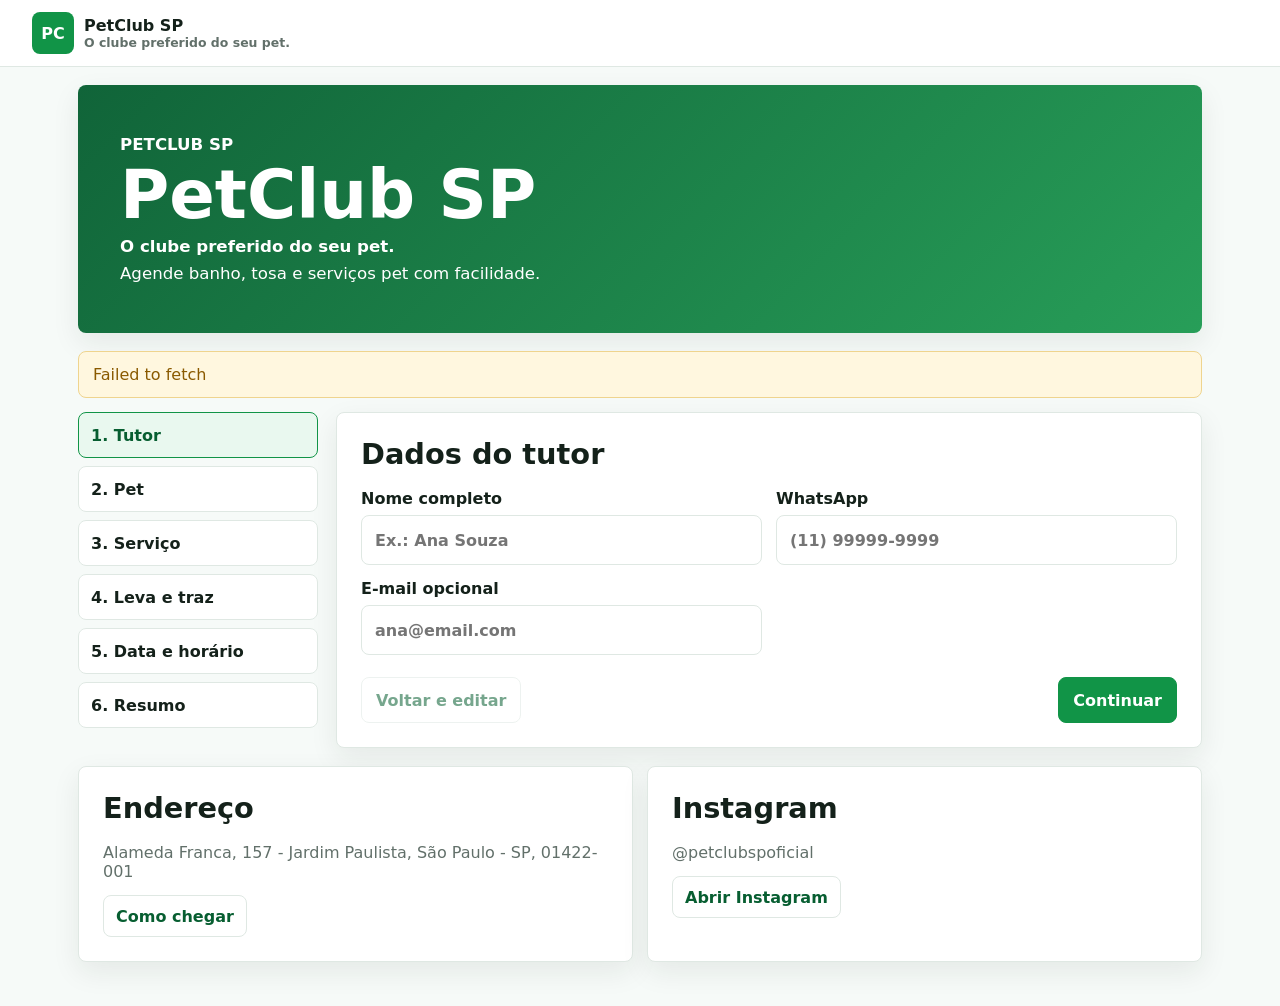
<file: index.html>
<!doctype html>
<html lang="pt-BR">
  <head>
    <meta charset="UTF-8" />
    <meta name="viewport" content="width=device-width, initial-scale=1.0" />
    <title>PetClub SP | Agendamento</title>
    <link rel="stylesheet" href="styles.css" />
    <script>
      window.PETCLUB_API_URL = "https://api.petintelligence.com.br";
    </script>
    <script src="app.js" defer></script>
  </head>
  <body class="client-shell">
    <header class="client-topbar">
      <a class="client-brand" href="index.html" aria-label="PetClub SP">
        <span>PC</span>
        <div>
          <strong>PetClub SP</strong>
          <small>O clube preferido do seu pet.</small>
        </div>
      </a>
    </header>

    <main class="client-main">
      <section class="client-hero compact-hero">
        <div>
          <p class="eyebrow">PetClub SP</p>
          <h1>PetClub SP</h1>
          <p class="hero-slogan">O clube preferido do seu pet.</p>
          <p>Agende banho, tosa e serviços pet com facilidade.</p>
        </div>
      </section>

      <div id="api-warning" class="notice hidden"></div>
      <div id="success-message" class="success hidden">
        <strong>Agendamento recebido!</strong>
        <span>Em breve a equipe do PetClub SP irá confirmar o agendamento e os valores estimados.</span>
      </div>

      <section class="step-layout">
        <aside class="steps-nav" aria-label="Etapas do agendamento">
          <button class="step-tab active" type="button" data-step="0">1. Tutor</button>
          <button class="step-tab" type="button" data-step="1">2. Pet</button>
          <button class="step-tab" type="button" data-step="2">3. Serviço</button>
          <button class="step-tab" type="button" data-step="3">4. Leva e traz</button>
          <button class="step-tab" type="button" data-step="4">5. Data e horário</button>
          <button class="step-tab" type="button" data-step="5">6. Resumo</button>
        </aside>

        <form id="booking-form" class="step-panel">
          <div class="form-step active" data-step-panel="0">
            <h2>Dados do tutor</h2>
            <div class="field-grid two">
              <label>Nome completo
                <input name="tutor_name" autocomplete="name" required placeholder="Ex.: Ana Souza" />
              </label>
              <label>WhatsApp
                <input name="whatsapp" inputmode="tel" autocomplete="tel" required placeholder="(11) 99999-9999" />
              </label>
              <label>E-mail opcional
                <input name="email" type="email" autocomplete="email" placeholder="ana@email.com" />
              </label>
            </div>
          </div>

          <div class="form-step" data-step-panel="1">
            <h2>Dados do pet</h2>
            <div id="first-pet-fields" class="field-grid two">
              <label>Nome do pet
                <input name="pet_name" required placeholder="Ex.: Jack" />
              </label>
              <label>Tipo do pet
                <select name="pet_type" required>
                  <option>Cachorro</option>
                  <option>Gato</option>
                  <option>Outro</option>
                </select>
              </label>
              <label>Porte
                <select name="pet_size" required>
                  <option>Pequeno</option>
                  <option>Médio</option>
                  <option>Grande</option>
                  <option>Gigante</option>
                </select>
              </label>
              <label>Raça<select name="pet_breed" id="pet-breed" required><option>Shih Tzu</option><option>Lhasa Apso</option><option>Poodle</option><option>Yorkshire</option><option>Buldogue Francês</option><option>Buldogue Inglês</option><option>Labrador</option><option>Golden Retriever</option><option>Spitz</option><option>Maltês</option><option>Outro</option></select></label>
              <label id="other-breed-field" class="hidden">Outra raça<input name="pet_breed_other" id="pet-breed-other" placeholder="Digite a raça" /></label>
              <label>Tipo de pelagem
                <select name="coat_type" required><option value="Curta">Curta</option><option value="Longa">Longa</option></select>
              </label>
              <label class="span-2">Observações/preferências
                <textarea name="notes" placeholder="Alergia, medo, preferência de shampoo, comportamento ou cuidado especial"></textarea>
              </label>
            </div>
            <div id="additional-pets"></div>
            <button type="button" id="add-pet" class="button secondary add-pet-button">Adicionar outro pet</button>
          </div>

          <div class="form-step" data-step-panel="2">
            <h2>Escolha o serviço</h2>
            <p class="step-copy">Escolha um serviço principal obrigatório e, se quiser, adicione extras.</p>
            <h3>Serviço principal</h3>
            <div id="primary-service-options" class="service-grid"></div>
            <h3>Serviços adicionais</h3>
            <div id="additional-service-options" class="addon-grid"></div>
            <fieldset id="grooming-option-fields" class="hidden"><legend>Como será a tosa?</legend><label><input type="radio" name="grooming_option" value="Tosa na Máquina" /> Tosa na Máquina — A partir de R$90,00</label><label><input type="radio" name="grooming_option" value="Tosa na Tesoura" /> Tosa na Tesoura — A partir de R$110,00</label></fieldset>
          </div>

          <div class="form-step" data-step-panel="3">
            <h2>Leva e traz</h2>
            <label>Você precisa de leva e traz?
              <select name="transport_option" id="transport-option" required>
                <option>Não, vou levar até a loja</option>
                <option>Sim, buscar meu pet</option>
                <option>Sim, entregar meu pet</option>
                <option>Sim, buscar e entregar</option>
              </select>
              <small>Leva e traz: A partir de R$25,00</small>
            </label>
            <div id="transport-fields" class="field-grid two hidden">
              <label>Endereço completo
                <input name="address" placeholder="Rua, número" />
              </label>
              <label>Complemento
                <input name="address_complement" placeholder="Apto, bloco, casa" />
              </label>
              <label>Bairro
                <input name="neighborhood" placeholder="Ex.: Jardim Paulista" />
              </label>
              <label>Ponto de referência
                <input name="reference_point" placeholder="Ex.: próximo à padaria" />
              </label>
              <label>Link de localização opcional
                <input name="location_link" type="url" placeholder="https://..." />
              </label>
            </div>
          </div>

          <div class="form-step" data-step-panel="4">
            <h2>Data e horário</h2>
            <div id="timed-date-fields" class="field-grid two">
              <label>Data desejada
                <input name="appointment_date" id="appointment-date" type="date" required />
              </label>
              <label>Horário desejado
                <select name="appointment_hour" id="appointment-hour" required>
                  <option value="">Selecione uma data</option>
                </select>
              </label>
            </div>
            <div id="range-date-fields" class="field-grid two hidden">
              <label>Data de entrada
                <input name="entry_date" id="entry-date" type="date" />
              </label>
              <label>Data de saída
                <input name="exit_date" id="exit-date" type="date" />
              </label>
            </div>
            <p id="date-message" class="field-note"></p>
            <div class="business-hours-box">
              <strong>Horário de funcionamento</strong>
              <span>Segunda a sábado: último início às 16:30</span>
              <span>Domingo: Fechado</span>
            </div>
          </div>

          <div class="form-step" data-step-panel="5">
            <h2>Resumo</h2>
            <div id="booking-summary" class="summary-list"></div>
            <div class="notice"><strong>Preço estimado.</strong> O valor final poderá variar de acordo com a avaliação do profissional e será confirmado pela equipe da PetClub SP antes da execução do serviço.</div>
          </div>

          <div class="form-actions">
            <button type="button" class="button secondary" id="back-button">Voltar e editar</button>
            <button type="button" class="button" id="next-button">Continuar</button>
            <button type="submit" class="button primary hidden" id="confirm-button">Confirmar Agendamento</button>
          </div>
        </form>
      </section>

      <section class="info-grid">
        <article class="info-card">
          <h2>Endereço</h2>
          <p>Alameda Franca, 157 - Jardim Paulista, São Paulo - SP, 01422-001</p>
          <a class="button-link secondary" href="https://www.google.com/maps/place/Alameda+Franca,+157+-+Jardim+Paulista,+S%C3%A3o+Paulo+-+SP,+01422-001/@-23.5676,-46.657,17z/data=!4m6!3m5!1s0x94ce59c5cbec8611:0x60436cb995cb015e!8m2!3d-23.5676645!4d-46.6570084!16s%2Fg%2F11rgfzb416?hl=en&entry=ttu&g_ep=EgoyMDI2MDYyOS4wIKXMDSoASAFQAw%3D%3D" target="_blank" rel="noreferrer">Como chegar</a>
        </article>
        <article class="info-card">
          <h2>Instagram</h2>
          <p>@petclubspoficial</p>
          <a class="button-link secondary" href="https://instagram.com/petclubspoficial" target="_blank" rel="noreferrer">Abrir Instagram</a>
        </article>
      </section>
    </main>
  </body>
</html>
</file>
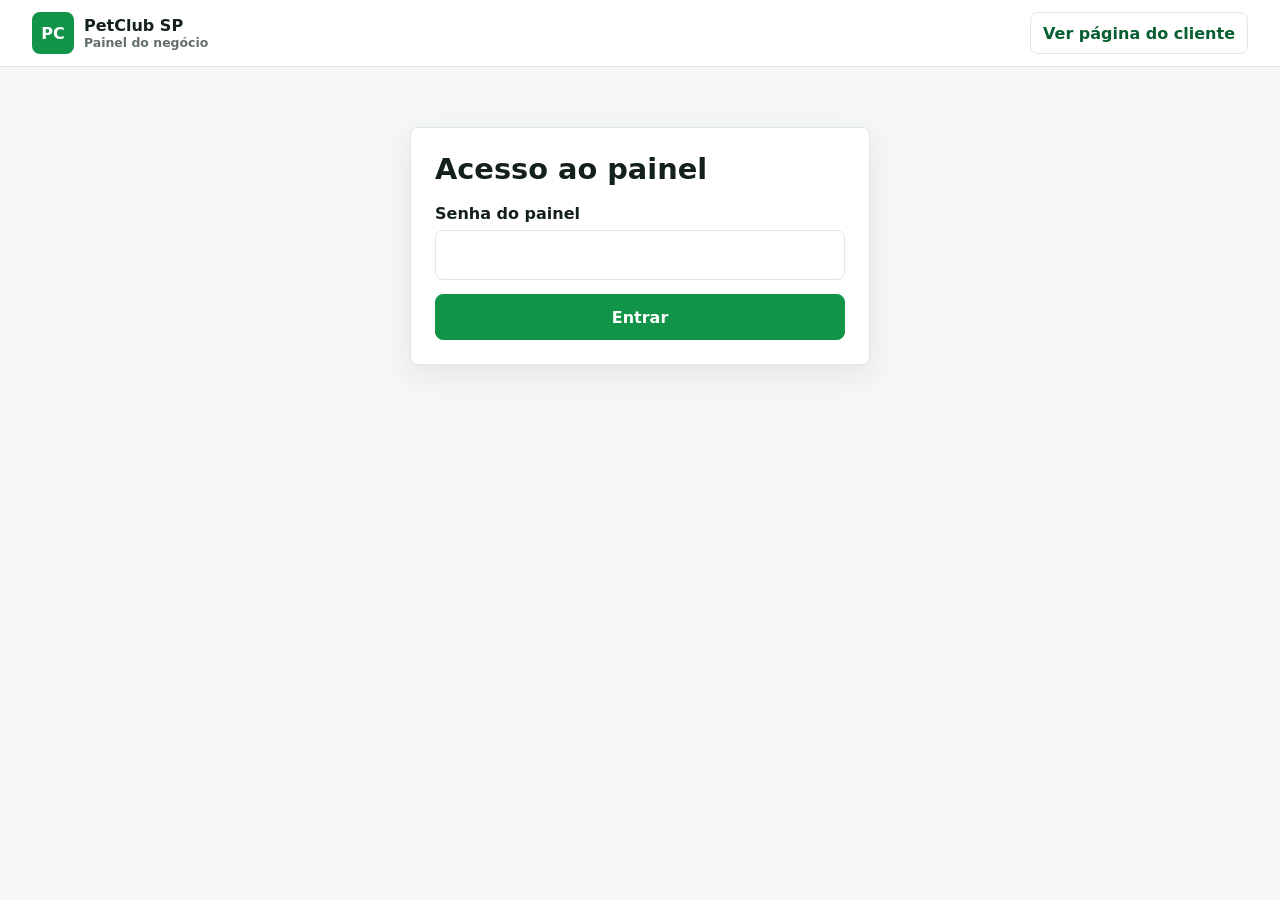
<file: owner.html>
<!doctype html>
<html lang="pt-BR">
  <head>
    <meta charset="UTF-8" />
    <meta name="viewport" content="width=device-width, initial-scale=1.0" />
    <title>PetClub SP | Painel do negócio</title>
    <link rel="stylesheet" href="styles.css" />
    <script>
      window.PETCLUB_API_URL = window.location.hostname.endsWith("github.io")
        ? "https://api.petintelligence.com.br"
        : "";
    </script>
    <script src="owner.js" defer></script>
  </head>
  <body class="owner-shell">
    <header class="owner-topbar">
      <a class="owner-brand" href="owner.html" aria-label="PetClub SP painel do negócio">
        <span>PC</span>
        <div><strong>PetClub SP</strong><small>Painel do negócio</small></div>
      </a>
      <a class="button-link secondary" href="index.html">Ver página do cliente</a>
    </header>

    <main class="owner-page">
      <section id="owner-login" class="owner-panel owner-auth">
        <h1>Acesso ao painel</h1>
        <form id="owner-login-form" class="auth-form">
          <label>Senha do painel
            <input id="admin-token" type="password" autocomplete="current-password" required />
          </label>
          <button class="button primary" type="submit">Entrar</button>
        </form>
        <div id="login-warning" class="notice hidden">Acesso não autorizado</div>
      </section>

      <section id="owner-app" class="hidden">
        <section class="owner-heading">
          <div>
            <p>Operação</p>
            <h1>Agendamentos de hoje</h1>
          </div>
          <div class="owner-tools">
            <button id="export-csv" class="button secondary" type="button">Exportar CSV</button>
          </div>
        </section>

        <section class="owner-panel">
        <div class="filters-row">
          <label>
            Data
            <input id="filter-date" type="date" />
          </label>
          <label>
            Status
            <select id="filter-status"></select>
          </label>
        </div>
        <div id="owner-warning" class="notice hidden"></div>
        <div class="table-wrap">
          <table class="appointments-table">
            <thead>
              <tr>
                <th>Horário</th>
                <th>Pet e tutor</th>
                <th>Serviço</th>
                <th>Status</th>
                <th>Ações</th>
              </tr>
            </thead>
            <tbody id="bookings-body"></tbody>
          </table>
        </div>
        </section>
      </section>
    </main>
  </body>
</html>
</file>
<file: styles.css>
:root {
  --green: #119447;
  --green-dark: #075e31;
  --green-soft: #e9f8ef;
  --ink: #14211a;
  --muted: #62706a;
  --line: #dfe8e3;
  --bg: #f6faf8;
  --white: #ffffff;
  --warning: #8a5a00;
  --warning-bg: #fff7df;
  --success-bg: #e5f7ec;
  --danger: #b3261e;
  --radius: 8px;
  --shadow: 0 10px 28px rgba(20, 33, 26, 0.08);
}

* { box-sizing: border-box; }
html { scroll-behavior: smooth; }
body {
  margin: 0;
  color: var(--ink);
  background: var(--bg);
  font-family: Inter, ui-sans-serif, system-ui, -apple-system, BlinkMacSystemFont, "Segoe UI", sans-serif;
}
button, input, select, textarea { font: inherit; }
a { color: inherit; }
.hidden { display: none !important; }
.muted { color: var(--muted); }

.client-topbar, .owner-topbar {
  position: sticky;
  top: 0;
  z-index: 20;
  display: flex;
  align-items: center;
  justify-content: space-between;
  gap: 14px;
  padding: 12px clamp(14px, 4vw, 32px);
  background: rgba(255, 255, 255, .95);
  border-bottom: 1px solid var(--line);
  backdrop-filter: blur(12px);
}
.client-brand, .owner-brand {
  display: inline-flex;
  align-items: center;
  gap: 10px;
  color: var(--ink);
  text-decoration: none;
}
.client-brand span, .owner-brand span {
  display: grid;
  width: 42px;
  height: 42px;
  place-items: center;
  color: var(--white);
  background: var(--green);
  border-radius: var(--radius);
  font-weight: 900;
}
.client-brand strong, .client-brand small, .owner-brand strong, .owner-brand small { display: block; }
.client-brand small, .owner-brand small { color: var(--muted); font-size: .78rem; font-weight: 700; }
.owner-entry, .button-link {
  display: inline-flex;
  align-items: center;
  justify-content: center;
  min-height: 42px;
  padding: 9px 12px;
  border: 1px solid var(--line);
  border-radius: var(--radius);
  background: var(--white);
  color: var(--green-dark);
  text-decoration: none;
  font-weight: 800;
}

.client-main, .owner-page {
  width: min(1180px, 100%);
  margin: 0 auto;
  padding: 18px clamp(12px, 4vw, 28px) 44px;
}
.client-hero {
  margin-bottom: 18px;
  padding: clamp(22px, 5vw, 42px);
  color: var(--white);
  background: linear-gradient(135deg, rgba(7, 94, 49, .96), rgba(17, 148, 71, .9));
  border-radius: var(--radius);
  box-shadow: var(--shadow);
}
.compact-hero h1 {
  margin: 6px 0;
  font-size: clamp(2.3rem, 9vw, 4.2rem);
  line-height: 1;
  letter-spacing: 0;
}
.client-hero p { max-width: 640px; margin: 8px 0; font-size: 1.04rem; }
.eyebrow { margin: 0 0 8px; font-size: .78rem; font-weight: 900; text-transform: uppercase; }
.hero-slogan { font-weight: 800; }

.step-layout {
  display: grid;
  grid-template-columns: 240px minmax(0, 1fr);
  gap: 18px;
  align-items: start;
}
.steps-nav {
  display: grid;
  gap: 8px;
  position: sticky;
  top: 82px;
}
.step-tab {
  width: 100%;
  min-height: 46px;
  padding: 12px;
  border: 1px solid var(--line);
  border-radius: var(--radius);
  background: var(--white);
  color: var(--ink);
  text-align: left;
  cursor: pointer;
  font-weight: 750;
}
.step-tab.active {
  color: var(--green-dark);
  background: var(--green-soft);
  border-color: var(--green);
  font-weight: 900;
}
.step-panel, .info-card, .owner-panel {
  background: var(--white);
  border: 1px solid var(--line);
  border-radius: var(--radius);
  padding: clamp(16px, 4vw, 24px);
  box-shadow: var(--shadow);
}
.form-step { display: none; }
.form-step.active { display: block; }
h1, h2, h3 { letter-spacing: 0; }
h2 { margin: 0 0 18px; font-size: clamp(1.35rem, 4vw, 1.8rem); }
h3 { margin: 18px 0 10px; font-size: 1rem; }
.step-copy { margin: -8px 0 8px; color: var(--muted); }

.field-grid { display: grid; gap: 14px; }
.field-grid.two { grid-template-columns: repeat(2, minmax(0, 1fr)); }
.span-2 { grid-column: 1 / -1; }
label { display: grid; gap: 7px; color: var(--ink); font-weight: 800; }
input, select, textarea {
  width: 100%;
  min-height: 50px;
  padding: 12px 13px;
  color: var(--ink);
  background: var(--white);
  border: 1px solid var(--line);
  border-radius: var(--radius);
}
textarea { min-height: 104px; resize: vertical; line-height: 1.45; }
input:focus, select:focus, textarea:focus {
  outline: 3px solid rgba(17, 148, 71, .18);
  border-color: var(--green);
}
.known-client, .business-hours-box, .field-note {
  margin-top: 14px;
}
.known-client, .business-hours-box {
  display: grid;
  gap: 7px;
  padding: 12px;
  background: var(--green-soft);
  border: 1px solid rgba(17, 148, 71, .24);
  border-radius: var(--radius);
}
.business-hours-box span { color: var(--muted); }
.field-note { color: var(--muted); font-weight: 750; }
.warning-text { color: var(--warning); }
.add-pet-button { margin-top: 14px; }
.additional-pet {
  margin: 18px 0 0;
  padding: 14px;
  border: 1px solid var(--line);
  border-radius: var(--radius);
}
.additional-pet legend { padding: 0 6px; font-weight: 900; }
.additional-pet .remove-pet { margin-top: 12px; }
.owner-pet + .owner-pet { margin-top: 9px; padding-top: 9px; border-top: 1px solid var(--line); }
.transport-action {
  display: grid;
  grid-template-columns: minmax(110px, 150px) auto;
  gap: 7px;
  align-items: end;
  margin-top: 10px;
  padding-top: 10px;
  border-top: 1px solid var(--line);
}
.transport-action label { font-size: .78rem; }
.transport-action input { min-height: 36px; padding: 7px 9px; }
.transport-action small { grid-column: 1 / -1; }

.service-grid {
  display: grid;
  grid-template-columns: repeat(3, minmax(0, 1fr));
  gap: 10px;
}
.service-card, .addon-card {
  min-height: 86px;
  padding: 14px;
  border: 1px solid var(--line);
  border-radius: var(--radius);
  background: var(--white);
  text-align: left;
  cursor: pointer;
}
.service-card.active, .addon-card:has(input:checked) {
  border-color: var(--green);
  background: var(--green-soft);
}
.service-card strong, .service-card small, .addon-card strong, .addon-card small { display: block; }
.service-card small, .addon-card small { margin-top: 6px; color: var(--muted); }
.addon-grid { display: grid; grid-template-columns: repeat(3, minmax(0, 1fr)); gap: 10px; }
.addon-card { display: flex; align-items: flex-start; gap: 10px; font-weight: 700; }
.addon-card input { width: 20px; min-height: 20px; margin-top: 2px; }

.form-actions {
  display: flex;
  justify-content: space-between;
  gap: 10px;
  margin-top: 22px;
}
.button, .status-button {
  display: inline-flex;
  align-items: center;
  justify-content: center;
  min-height: 46px;
  padding: 10px 14px;
  border: 1px solid var(--green);
  border-radius: var(--radius);
  background: var(--green);
  color: var(--white);
  font-weight: 900;
  cursor: pointer;
  text-decoration: none;
}
.button.secondary, .button-link.secondary {
  background: var(--white);
  color: var(--green-dark);
  border-color: var(--line);
}
.button.primary { background: var(--green); color: var(--white); }
.button:disabled { cursor: not-allowed; opacity: .55; }
.summary-list { display: grid; gap: 10px; }
.summary-item {
  display: flex;
  justify-content: space-between;
  gap: 12px;
  padding: 11px 0;
  border-bottom: 1px solid var(--line);
}
.summary-item span { color: var(--muted); }
.summary-item strong { text-align: right; }
.notice, .success {
  display: grid;
  gap: 4px;
  margin-bottom: 14px;
  padding: 13px 14px;
  border-radius: var(--radius);
}
.notice { color: var(--warning); background: var(--warning-bg); border: 1px solid #efd48e; }
.success { background: var(--success-bg); border: 1px solid #b9dfc7; }
.info-grid { display: grid; grid-template-columns: repeat(2, minmax(0, 1fr)); gap: 14px; margin-top: 18px; }
.info-card p { margin: 0 0 14px; color: var(--muted); }

.owner-shell { background: #f5f7f6; }
.owner-topbar { position: sticky; max-width: none; }
.owner-page { max-width: 1180px; }
.owner-heading {
  display: flex;
  align-items: end;
  justify-content: space-between;
  gap: 16px;
  margin: 8px 0 16px;
}
.owner-heading p { margin: 0 0 8px; color: var(--green-dark); font-weight: 900; }
.owner-heading h1 { margin: 0; font-size: clamp(1.7rem, 5vw, 2.8rem); }
.owner-tools { display: flex; gap: 8px; padding: 10px 12px; background: var(--white); border: 1px solid var(--line); border-radius: var(--radius); }
.owner-auth { max-width: 460px; margin: 42px auto; }
.owner-auth h1 { margin: 0 0 18px; font-size: 1.8rem; }
.auth-form { display: grid; gap: 14px; }
.filters-row { display: grid; grid-template-columns: 220px 220px; gap: 12px; margin-bottom: 14px; }
.table-wrap { overflow-x: auto; }
table { width: 100%; border-collapse: collapse; min-width: 980px; }
th, td { padding: 13px 12px; border-bottom: 1px solid var(--line); text-align: left; vertical-align: top; }
th { color: var(--muted); font-size: .82rem; text-transform: uppercase; }
td span, td small { display: block; margin-top: 4px; color: var(--muted); line-height: 1.35; }
.status-pill {
  display: inline-flex;
  min-width: 96px;
  justify-content: center;
  padding: 6px 9px;
  border-radius: 999px;
  background: var(--green-soft);
  color: var(--green-dark);
  font-weight: 850;
}
.status-novo { color: #5f6b66; background: #eef2f0; }
.status-confirmado { color: #087333; background: #e2f6e9; }
.status-em-atendimento { color: #1858a8; background: #e7f0fc; }
.status-pronto { color: #9a5600; background: #fff0d8; }
.status-finalizado { color: #ffffff; background: #17324d; }
.status-cancelado { color: #ffffff; background: var(--danger); }
.status-actions { display: flex; flex-wrap: wrap; gap: 7px; max-width: 440px; }
.status-button {
  min-height: 34px;
  padding: 7px 9px;
  font-size: .82rem;
  background: #ffffff;
  color: var(--green-dark);
  border-color: var(--line);
}
.status-button.action-confirmado.is-next { color: #ffffff; background: var(--green); border-color: var(--green); }
.status-button.action-em-atendimento.is-next { color: #ffffff; background: #2563b8; border-color: #2563b8; }
.status-button.action-pronto.is-next { color: #ffffff; background: #d97706; border-color: #d97706; }
.status-button.action-finalizado.is-next { color: #ffffff; background: #17324d; border-color: #17324d; }
.status-button.action-cancelado.is-next { color: #ffffff; background: var(--danger); border-color: var(--danger); }
.status-button.is-completed,
.status-button.is-future,
.status-button:disabled {
  cursor: not-allowed;
  color: #7a8680;
  background: #edf1ef;
  border-color: #d9e0dc;
  opacity: 1;
}

@media (max-width: 860px) {
  .client-topbar, .owner-topbar, .owner-heading { align-items: stretch; flex-direction: column; }
  .owner-entry, .owner-topbar .button-link { width: 100%; }
  .step-layout { grid-template-columns: 1fr; }
  .steps-nav {
    position: static;
    grid-template-columns: repeat(2, minmax(0, 1fr));
  }
  .step-tab { min-height: 44px; padding: 10px; }
  .field-grid.two, .service-grid, .addon-grid, .info-grid, .filters-row { grid-template-columns: 1fr; }
  .span-2 { grid-column: auto; }
  .form-actions { flex-direction: column; }
  .form-actions .button { width: 100%; }
  .summary-item { align-items: flex-start; flex-direction: column; gap: 4px; }
  .summary-item strong { text-align: left; }
}
</file>
